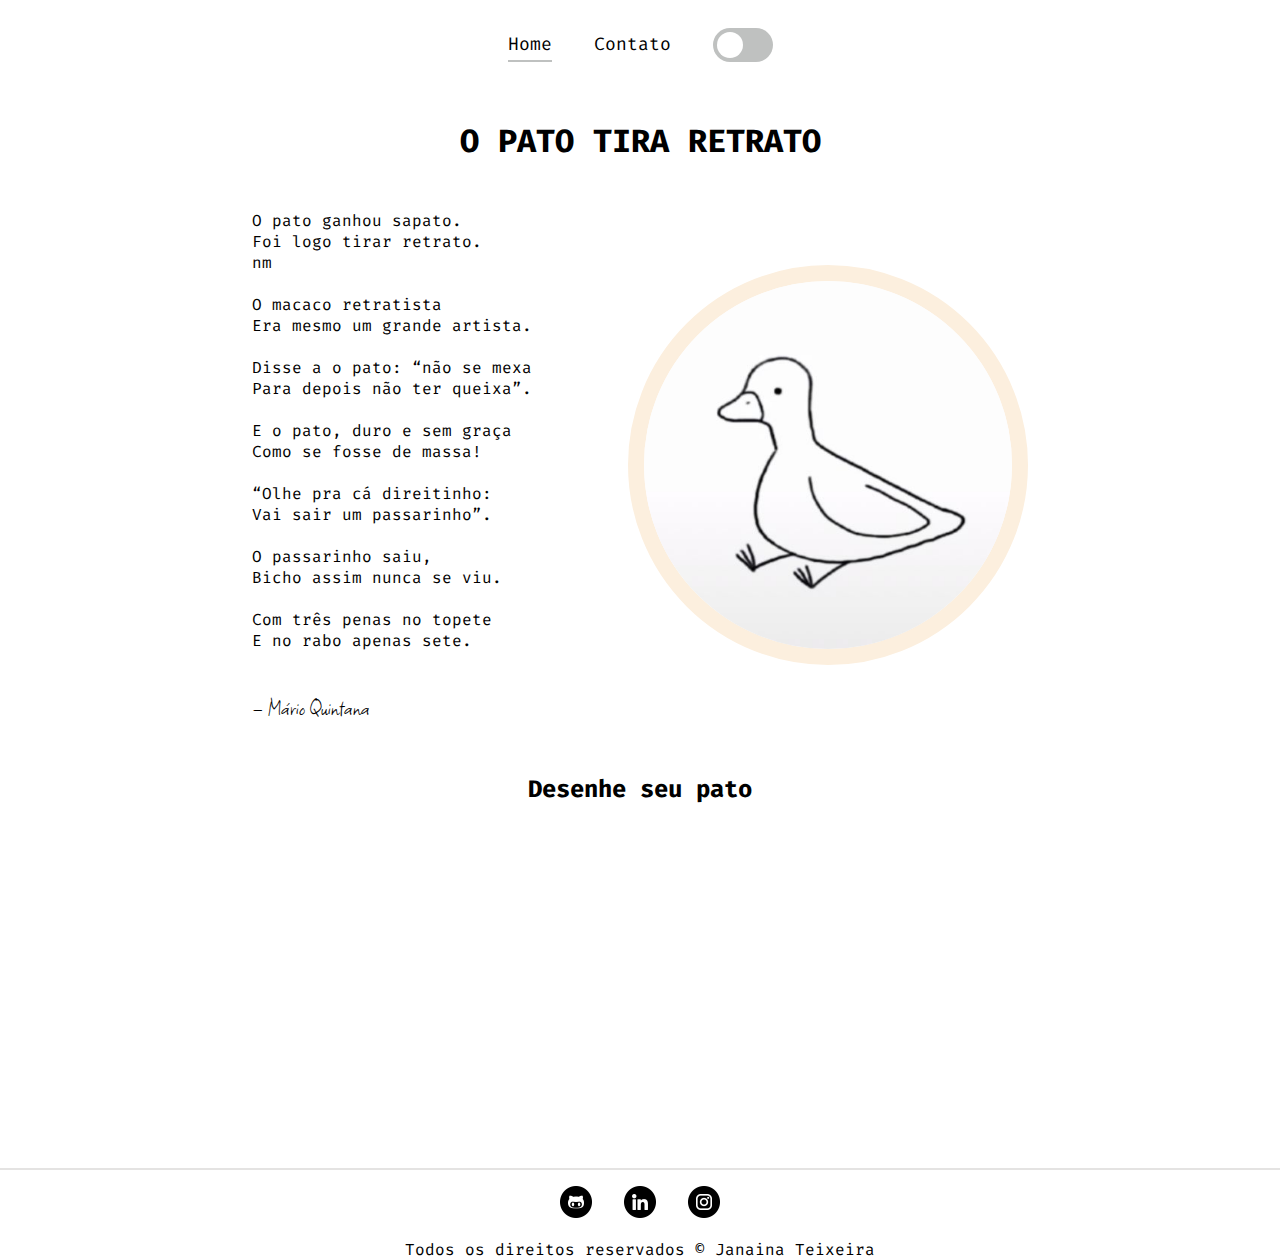
<file: index.html>
<!DOCTYPE html>
<html lang="pt-br">

<head>
  <meta charset="UTF-8" />
  <meta http-equiv="X-UA-Compatible" content="IE=edge" />
  <meta name="viewport" content="width=device-width, initial-scale=1.0" />
  <title>Meu Perfil</title>

  <link href="./assets/img/favicon2.ico" rel="icon" type="image/x-icon" />
  <link rel="stylesheet" href="./assets/css/style.css" />
</head>

<body>
  <header>
    <nav class="nav-quack">
      <ul>
        <li><a class="active" href="./index.html">Home</a></li>
        <li><a href="./contato.html">Contato</a></li>
        <!-- <li><button onclick="mudaQuack()">Quack</button></li> -->
        <li>
          <label class="switch">
            <input type="checkbox" onclick="mudaQuack()">
            <span class="slider"></span>
          </label>
        </li>
      </ul>
    </nav>
  </header>

  <main>
    <h1 class="center">O Pato Tira Retrato</h1>

    <div class="container">
      <div class="p-30">
        <p class="justify">
        <p>
          O pato ganhou sapato. <br />
          Foi logo tirar retrato. <br />nm
        </p><br />
        <p>
          O macaco retratista<br />
          Era mesmo um grande artista.<br />
        </p><br />
        <p>
          Disse a o pato: “não se mexa<br />
          Para depois não ter queixa”.<br />
        </p><br />
        <p>
          E o pato, duro e sem graça<br />
          Como se fosse de massa!<br />
        </p><br />
        <p>
          “Olhe pra cá direitinho:<br />
          Vai sair um passarinho”.<br />
        </p><br />
        <p>
          O passarinho saiu,<br />
          Bicho assim nunca se viu.<br />
        </p><br />
        <p>
          Com três penas no topete<br />
          E no rabo apenas sete.<br />
        </p><br />
        </p><br />
        <p class="justify"><small class="assinatura">– Mário Quintana</small></p>
      </div>

      <div class="p-30">
        <img class="br-50 wh-300 patinho" src="assets/img/foto.jpg" alt="Minha foto" onclick="playSound()" />
      </div>
    </div>

    <h2 class="center">Desenhe seu pato</h2>
    <div class="container">
      <iframe width="560" height="315" src="https://www.youtube.com/embed/DmFm4PL9sW4" title="YouTube video player"
        frameborder="0" allow="accelerometer; autoplay; clipboard-write; encrypted-media; gyroscope; picture-in-picture"
        allowfullscreen></iframe>
    </div>
  </main>
</body>

<footer>
  <!-- <marquee behavior="scroll" direction="right" scrollamount="2"><img
      src="https://c.tenor.com/QZIYqR8m3U0AAAAC/duck-dankus.gif" height="40px" alt=""></marquee> -->

  <hr />

  <div class="container">
    <a href="http://github.com/janagt" target="_blank"><img class="tm-social p-10" src="./assets/img/github.png" alt="Logo github" /></a>
    <a href="http://linkedin.com/in/janaina-teixeira" target="_blank"><img class="tm-social p-10" src="./assets/img/linkedin.png"
        alt="Logo linkedin" /></a>
    <a href="http://instagram.com/janagt" target="_blank"><img class="tm-social p-10" src="./assets/img/instagram.png"
        alt="Logo instagram" /></a>
  </div>

  <p class="center">Todos os direitos reservados © Janaina Teixeira</p>
</footer>

<script src="./assets/js/script.js"></script>

</html>
</file>
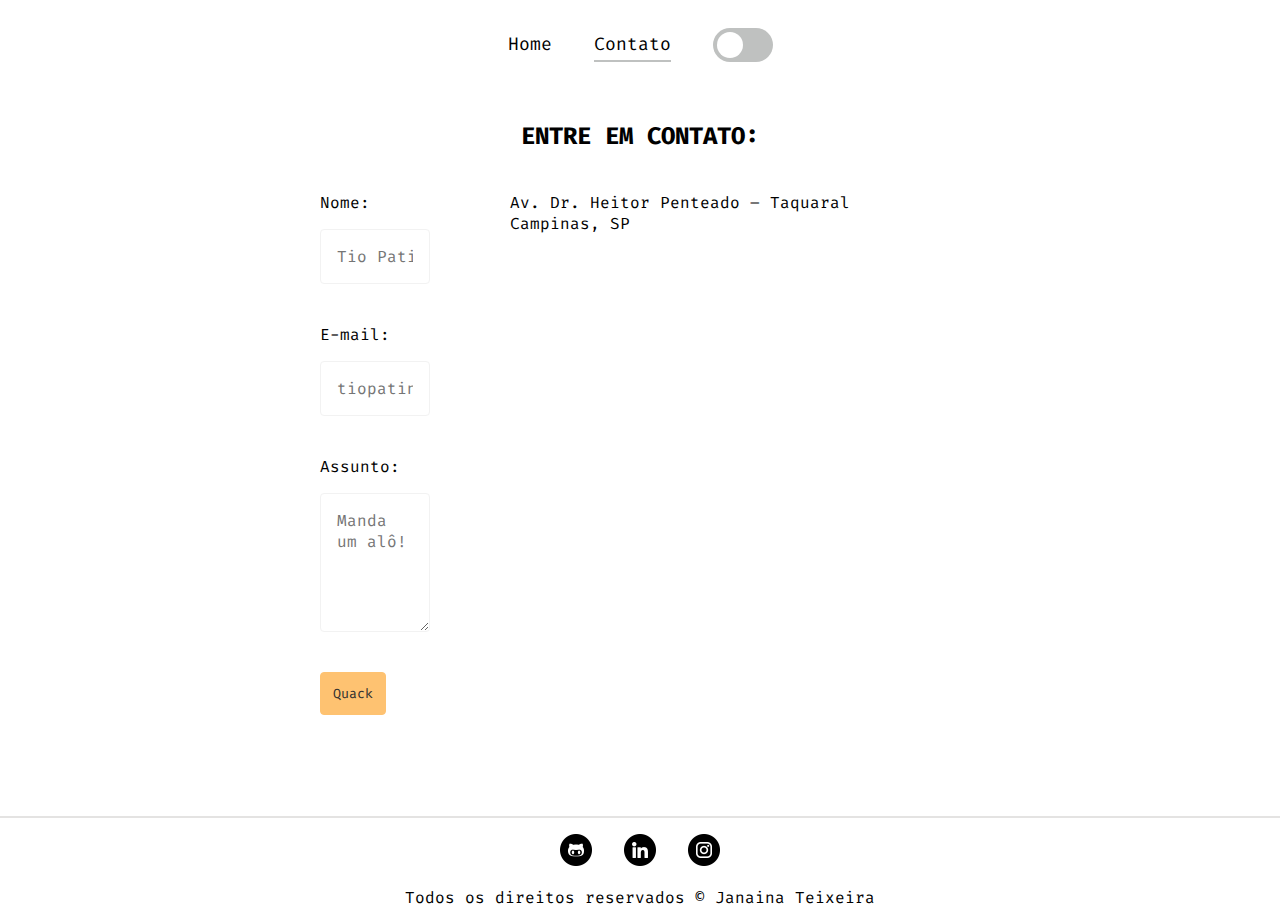
<file: contato.html>
<!DOCTYPE html>
<html lang="pt-br">

<head>
  <meta charset="UTF-8" />
  <meta http-equiv="X-UA-Compatible" content="IE=edge" />
  <meta name="viewport" content="width=device-width, initial-scale=1.0" />
  <title>Meu Perfil</title>

  <link href="./assets/img/favicon2.ico" rel="icon" type="image/x-icon" />
  <link rel="stylesheet" href="./assets/css/style.css" />
</head>

<body>
  <header>
    <nav>
      <ul>
        <li><a href="./index.html">Home</a></li>
        <li><a class="active" href="./contato.html">Contato</a></li>
        <!-- <li><button onclick="mudaQuack()">Quack</button></li> -->
        <li>
          <label class="switch">
            <input type="checkbox" onclick="mudaQuack()">
            <span class="slider"></span>
          </label>
        </li>
      </ul>
    </nav>
  </header>

  <main class="tamanhoPg">

    <h2 class="contato center">Entre em contato:</h2>
    <div class="container c-top">
      <div>
        <!-- <h3 class="contato">Mande um alo!</h3> -->

        <form>
          <label for="nome">Nome:</label>
          <input type="text" id="nome" placeholder="Tio Patinhas" onkeyup="validaNome()" />
          <span id="txtNome"></span>
          <label for="email">E-mail:</label>
          <input type="email" id="email" placeholder="tiopatinhas@contato.com" onkeyup="validaEmail()" />
          <span id="txtEmail"></span>
          <label for="assunto">Assunto:</label>
          <textarea name="assunto" id="assunto" cols="30" rows="5" placeholder="Manda um alô!"
            onkeyup="validaAssunto()"></textarea>
          <span id="txtAssunto"></span>
          <button onclick="enviar()">Quack</button>
        </form>
      </div>

      <div class="ml-50">
        <!-- <h3 class="contato">Endereço:</h3> -->

        <p>Av. Dr. Heitor Penteado – Taquaral</p>
        <p>Campinas, SP</p><br>

        <iframe
          src="https://www.google.com/maps/embed?pb=!1m14!1m8!1m3!1d7352.2388696318285!2d-47.04994500000001!3d-22.872046!3m2!1i1024!2i768!4f13.1!3m3!1m2!1s0x0%3A0x705206975200ec15!2sPedalinhos%20da%20Lagoa%20do%20Parque%20Portugal!5e0!3m2!1spt-BR!2sbr!4v1650491951012!5m2!1spt-BR!2sbr"
          width="450" height="450" style="border: 0" allowfullscreen="" loading="lazy"
          referrerpolicy="no-referrer-when-downgrade" id="mapa" onmousemove="mapaZoom()"
          onmouseout="mapaNormal()"></iframe>
      </div>
    </div>


  </main>
</body>

<footer>

  <!--  <marquee behavior="scroll" direction="right" scrollamount="2"><img
      src="https://c.tenor.com/QZIYqR8m3U0AAAAC/duck-dankus.gif" height="40px" alt=""></marquee> -->

  <hr />

  <div class="container">
    <a href="http://github.com/janagt" target="_blank"><img class="tm-social p-10" src="./assets/img/github.png" alt="Logo github" /></a>
    <a href="http://linkedin.com/in/janaina-teixeira" target="_blank"><img class="tm-social p-10" src="./assets/img/linkedin.png"
        alt="Logo linkedin" /></a>
    <a href="http://instagram.com/janagt" target="_blank"><img class="tm-social p-10" src="./assets/img/instagram.png"
        alt="Logo instagram" /></a>
  </div>

  <p class="center">Todos os direitos reservados © Janaina Teixeira</p>
</footer>

<script src="./assets/js/script.js"></script>

</html>
</file>
<file: assets/css/style.css>
@import url("https://fonts.googleapis.com/css2?family=Fira+Code:wght@300;400;500;600;700&family=Montserrat:ital,wght@0,100;0,200;0,300;0,400;0,500;0,600;0,700;0,800;0,900;1,100;1,200;1,300;1,400;1,500;1,600;1,700;1,800;1,900&display=swap");
@import url("https://fonts.googleapis.com/css2?family=Square+Peg&display=swap");


/* ==========================================================================
   Common
   ========================================================================== */

/* Define variáveis (para o projeto inteiro) */
:root {
  --claro-cinza1: #ffffff;
  --claro-cinza2: #fbfbfb;
  --claro-cinza3: #f2f2f2;
  --claro-cinza4: #ebebeb;
  --claro-cinza5: #e4e3e2;
  --claro-cinza6: #e4e3e2;
  --claro-cinza7: #bfc1c0;
  --claro-cinza8: #8a8a8a;
  --claro-amarelo1: #fcefde;
  --claro-amarelo2: #ffebcf;
  --claro-amarelo3: #ffd69f;
  --claro-amarelo4: #fec271;
  --escuro-cinza1: #8a8a8a;
  --escuro-cinza2: #4f4f50;
  --escuro-cinza3: #434444;
  --escuro-cinza4: #373737;
  --escuro-cinza5: #2e2e2e;
  --escuro-cinza6: #222222;
  --escuro-cinza7: #141414;
  --escuro-cinza8: #000000;
  --escuro-amarelo1: #ecac43;
  --escuro-amarelo2: #fb902d;
  --escuro-amarelo3: #fc7b10;
  --escuro-amarelo4: #aa4f04;
}

/* Global Reset */
* {
  margin: 0;
  padding: 0;
  box-sizing: border-box;
  text-decoration: none;
  list-style: none;
  font-family: "Fira Code", monospace;
}

body {
  font-family: sans-serif;
  color: var(--escuro-cinza8);
  display: flex;
  flex-direction: column;
  overflow-y: scroll;
  transition: .2s;
  /* Show scrollbars */

  margin: 0 auto;
}

header {
  display: block;
}

main {
  /*   display: flex;
    justify-content: center; */
  width: 75vw;
  margin: 3rem auto;
}

h1 {
  text-transform: uppercase;
}

hr {
  border: 1px solid var(--claro-cinza5);
}


/* ==========================================================================
   Menu
   ========================================================================== */

nav {
  display: flex;
  flex-flow: row;
  justify-content: center;
  align-items: center;
  margin: 1rem 0rem;
}

nav li {
  display: inline;
  margin: 1rem;
}

nav li button {
  background-color: transparent;
  margin: 0;
  padding: 0;
  border: none;
}

nav li a,
nav li button {
  text-decoration: none;
  color: var(--escuro-cinza8);
  font-size: large;
  cursor: pointer;
  padding-bottom: 0.25rem;
}

nav li a:hover,
nav li button:hover {
  color: var(--claro-cinza8);
}

nav .active {
  padding-top: 2em;
  border-bottom: 2px solid var(--claro-cinza7);
}



.switch {
  position: relative;
  display: inline-block;
  width: 60px;
  height: 34px;
  
  top: 12px;
}
.switch input {
  display: none;
}
.slider {
  position: absolute;
  cursor: pointer;
  top: 0;
  left: 0;
  right: 0;
  bottom: 0;
  background: var(--claro-cinza7);
  border-radius: 34px;
  transition: .4s;
}
.slider:before {
  content: "";
  position: absolute;
  height: 26px;
  width: 26px;
  left: 4px;
  bottom: 4px;
  background: var(--claro-cinza1);
  border-radius: 50%;
  transition: .4s;
}
input:checked + .slider {
  background: var(--escuro-amarelo3);
}
input:checked + .slider:before {
  transform: translateX(26px);
}

/* #menu ul {
  display: flex;
  flex-flow: row;
  justify-content: center;
  
  margin: 1rem 0rem 4rem;
}

#menu li {
  display: inline;
  padding: 1rem;
}

#menu li a {
  text-decoration: none;
  color: var(--escuro-cinza8);
  font-size: large;
}

#menu li a:active {
  border: 2px solid var(--escuro-amarelo3);
}

#menu li a:hover {
  color: var(--claro-cinza8);
} */


/* ==========================================================================
   Corpo
   ========================================================================== */

/* Alinhamento
   ========================================================================== */

.center {
  text-align: center;
}

.justify {
  text-align: justify;
}

.container {
  display: flex;
  justify-content: center;
  align-items: center;
}

/* Espaçamentos
   ========================================================================== */

.p-30 {
  padding: 3rem;
}

.tm-social {
  width: 4rem;
}

.mb-50 {
  margin-bottom: 5rem;
}

.p-10 {
  padding: 1rem;
}

/* ==========================================================================
   Home
   ========================================================================== */

.br-50 {
  border-radius: 50%;
}

.wh-300 {
  width: 25rem;
  height: 25rem;
}

.assinatura {
  font-family: "Square Peg", cursive;
  font-size: 1.5rem;
}

.patinho {
  cursor: pointer;
  border: 1rem solid var(--claro-amarelo1);
}



/* ==========================================================================
   Contato
   ========================================================================== */

h2.contato {
  margin-bottom: 2rem;
  text-transform: uppercase;
}

h3.contato {
  margin-bottom: 1.5rem;
  /* text-transform: uppercase;
  letter-spacing: .15em; */
  font-size: medium;
  font-weight: 600;
  /* color: var(--escuro-amarelo2); */
}

/* Espaçamentos
   ========================================================================== */

.ml-50 {
  margin-left: 5rem;
}

.c-top {
  align-items: baseline;
  width: 50vw;
  margin: auto;
}

.tamanhoPg {
  min-height: 72vh;
}

/* Formulário
   ========================================================================== */

.container form input,
.container form textarea {
  display: flex;
  width: 100%;
  padding: 1rem;
  box-sizing: border-box;
  border-radius: 0.25rem;
  border: var(--claro-cinza3) 1px solid;
  font-size: medium;
}

main .container label {
  display: flex;
  margin: .5rem 0 1rem; 
}

main .container span {
  margin: .5rem 0 2rem;
  display: flex;
  font-size: smaller;
}

.container form button {
  padding: 0.75rem;
  background-color: var(--claro-amarelo4);
  border: var(--claro-amarelo4) 1px solid;
  border-radius: 0.25rem;

  color: var(--escuro-cinza5);
}

.container form button,
.container form button a {
  color: var(--escuro-cinza5);
}

.container form button:hover,
.container form button a:hover {
  background-color: var(--claro-amarelo3);
  border: 1px solid var(--claro-amarelo3);
  color: var(--escuro-cinza5);
}


/* ==========================================================================
   Quack Theme
   ========================================================================== */

body.quack {
  background: var(--escuro-cinza7);
  color: var(--claro-cinza3);
}

.quack nav li a,
.quack nav li button {
  color: var(--claro-cinza3);
}

.quack nav li a:hover,
nav li button:hover {
  color: var(--escuro-cinza1);
}

.quack nav .active {
  border-bottom: 2px solid var(--escuro-amarelo3);
}

.quack .patinho {
  border: 1rem solid var(--escuro-amarelo1);
}

.quack hr {
  border: 1px solid var(--escuro-cinza6);
}

.quack .container form input,
.quack .container form textarea {
  border: var(--escuro-cinza6) 1px solid;
  background: var(--escuro-cinza7);
}

.quack .container form button {
  background-color: var(--escuro-amarelo3);
  border: var(--escuro-amarelo3) 1px solid;
  color: var(--claro-cinza5);
}

.quack .container form button,
.quack .container form button a {
  color: var(--claro-cinza5);
}

.quack .container form button:hover,
.quack .container form button a:hover {
  background-color: var(--escuro-amarelo4);
  border: 1px solid var(--escuro-amarelo4);
  color: var(--claro-cinza5);
}
</file>
